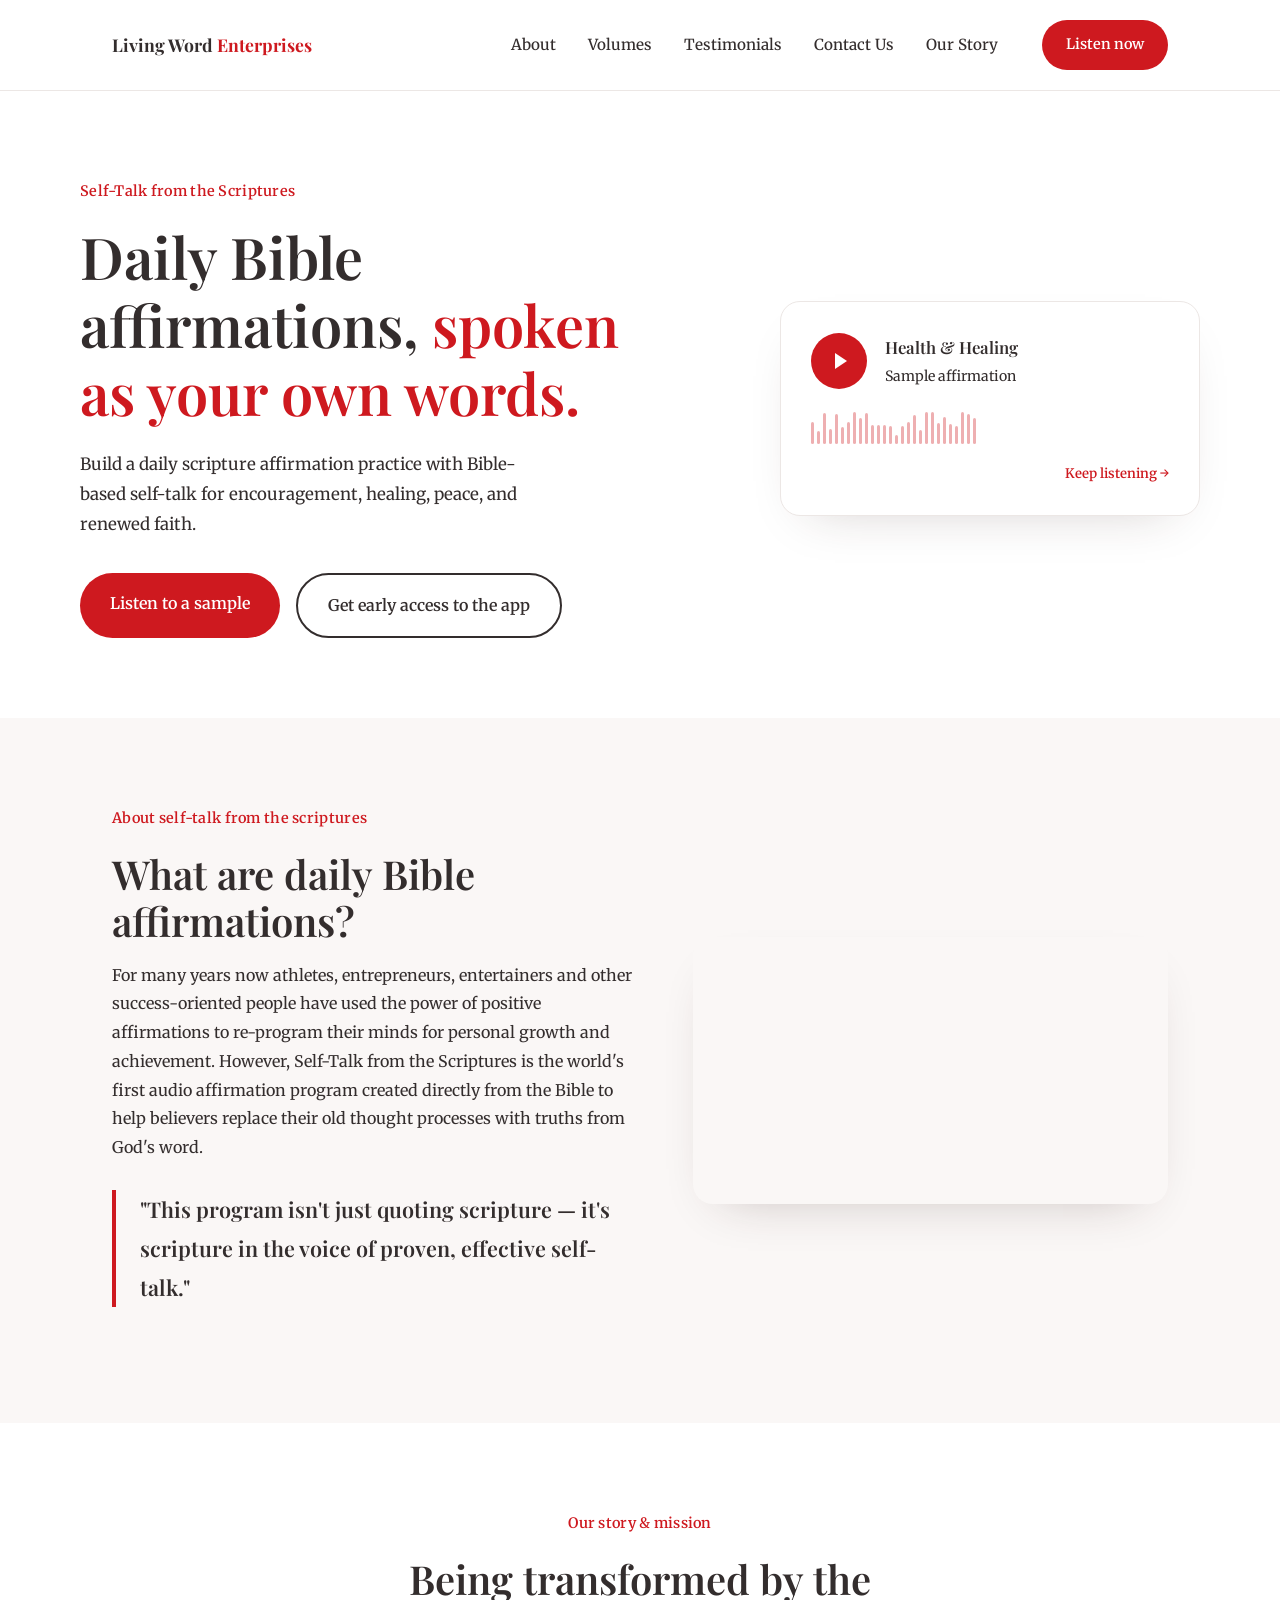
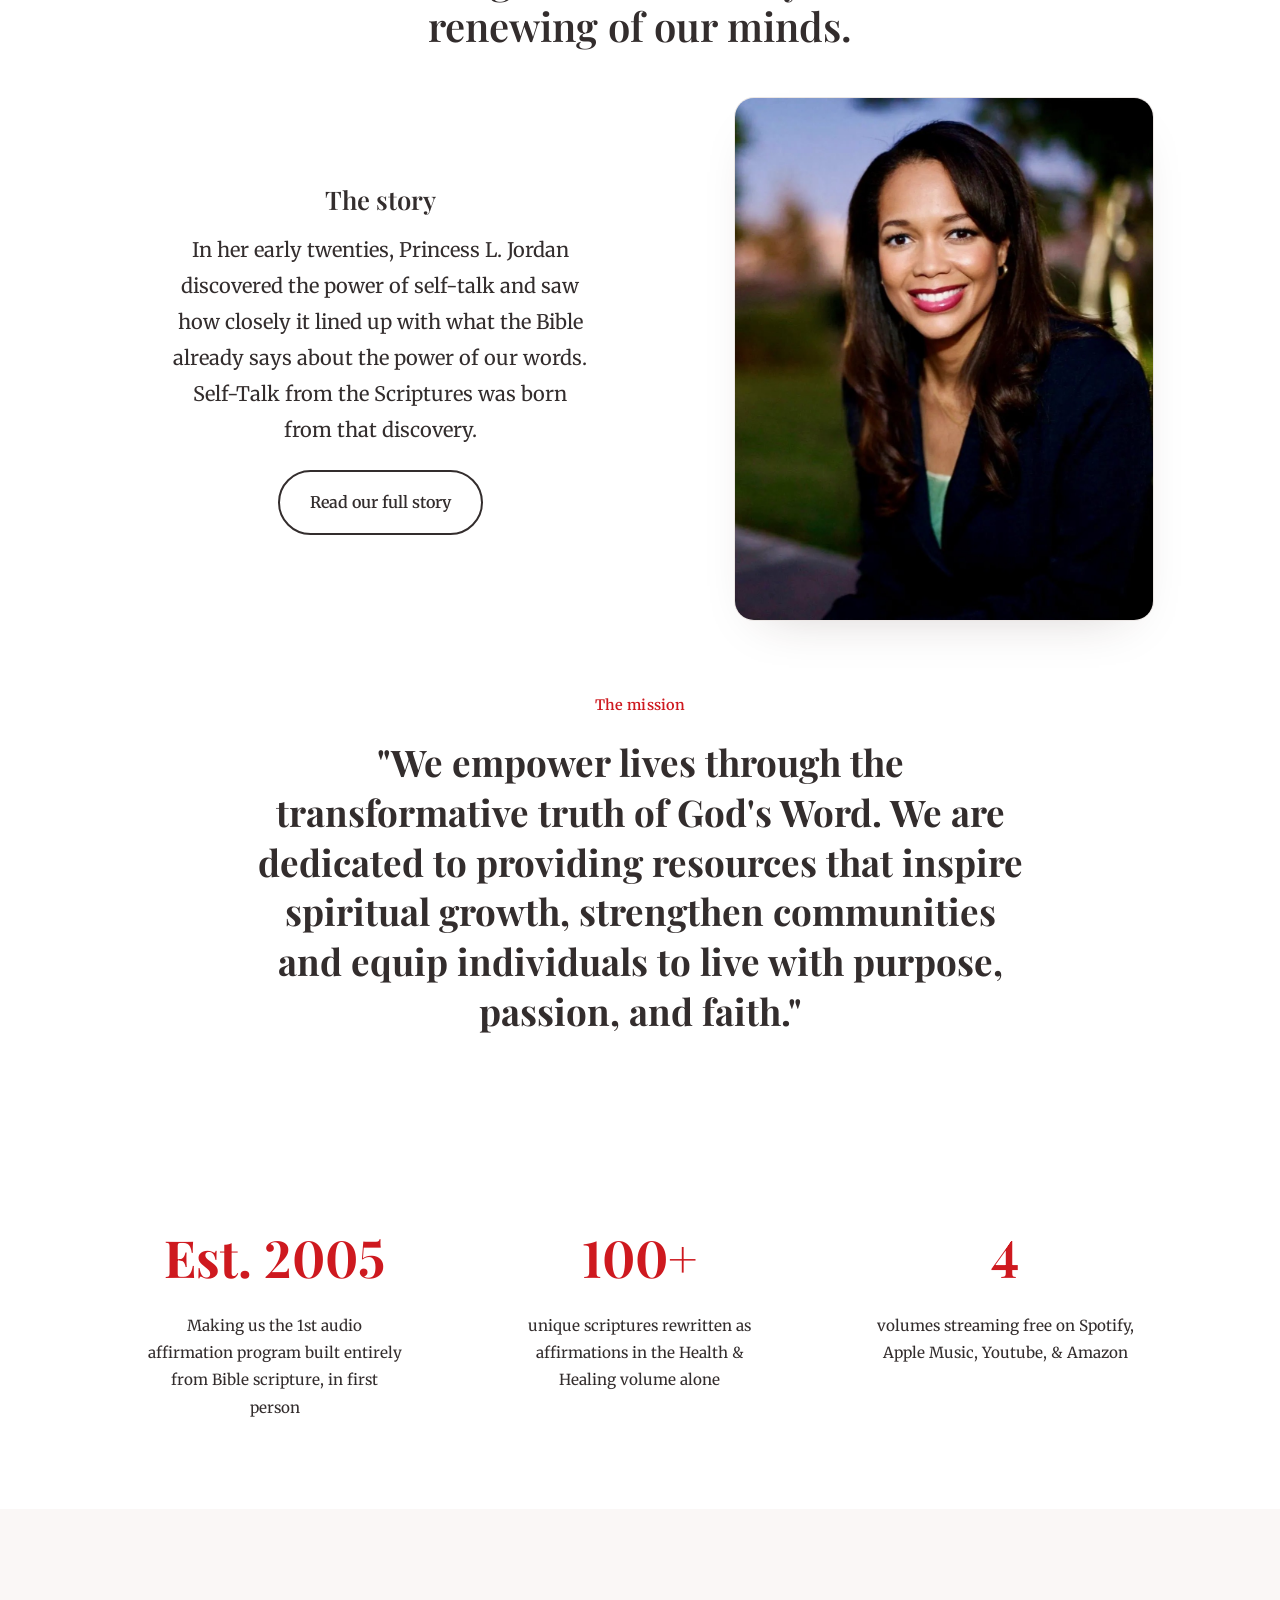
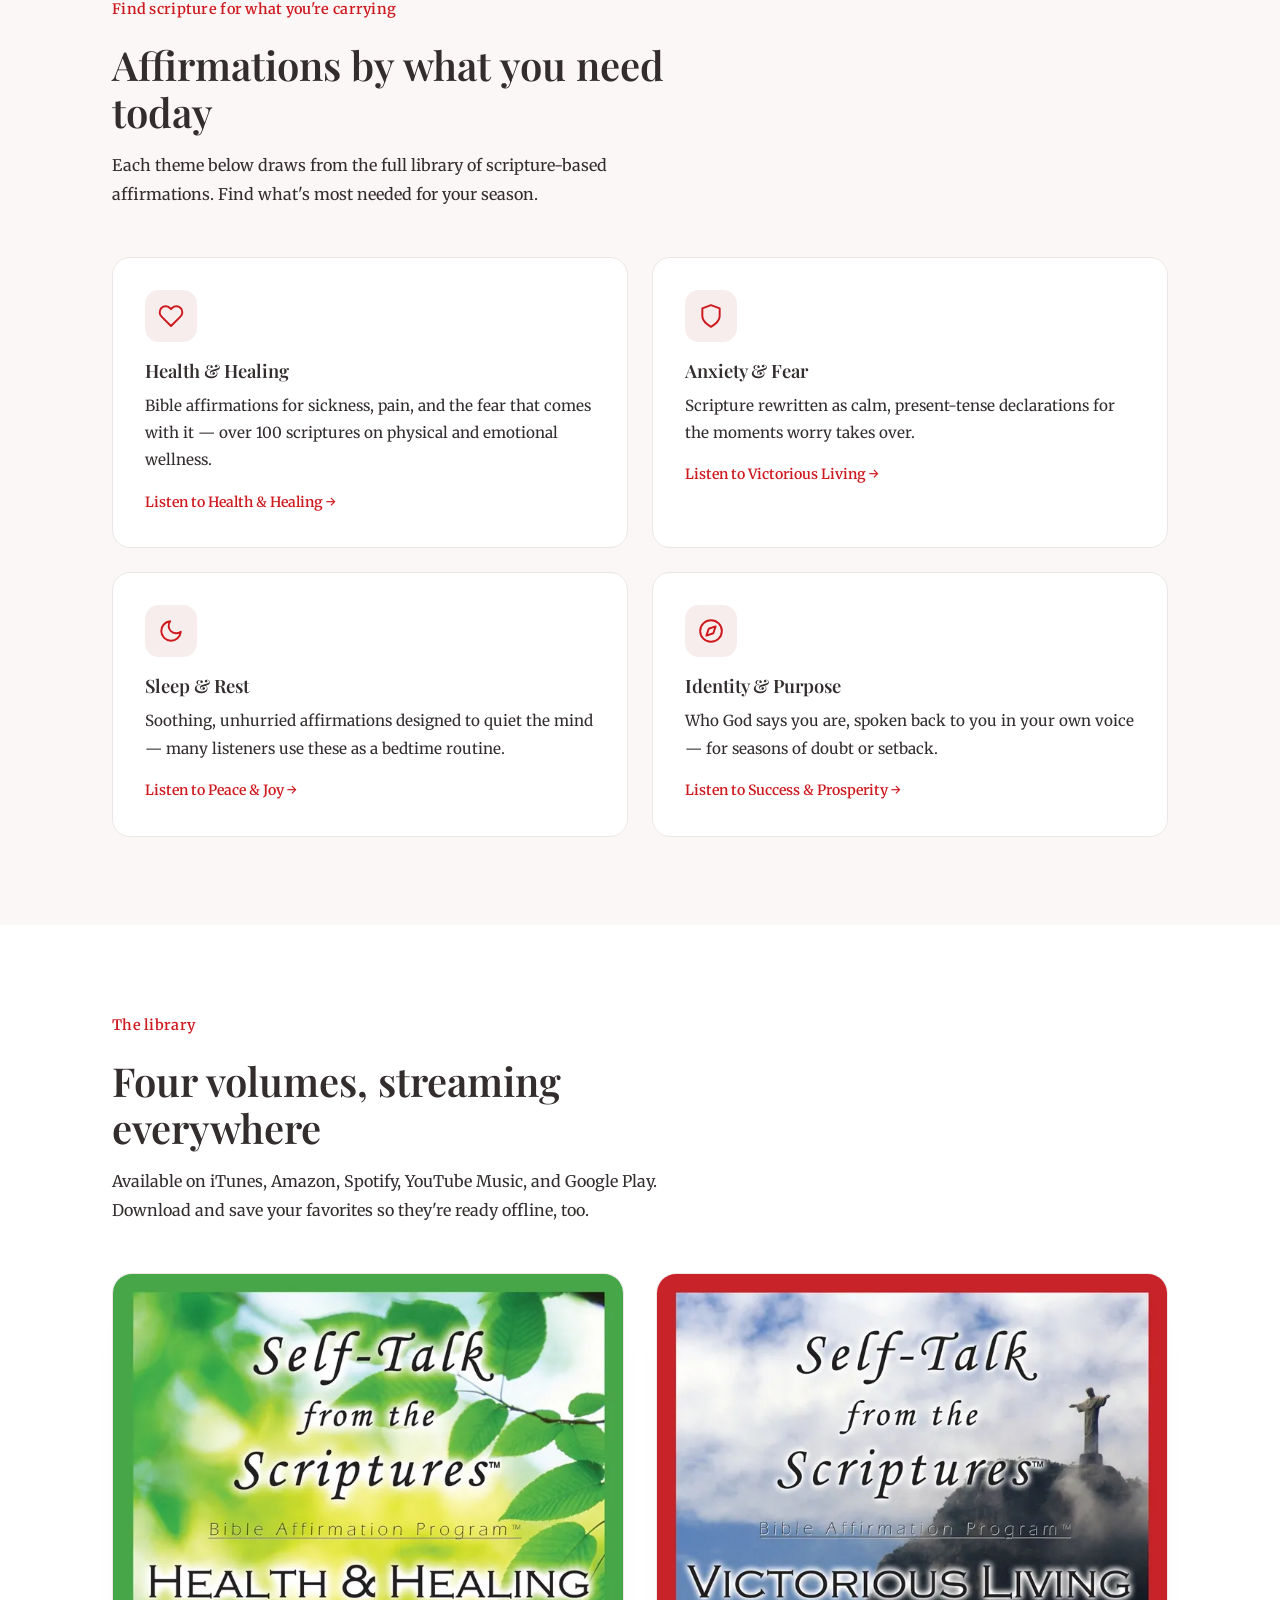
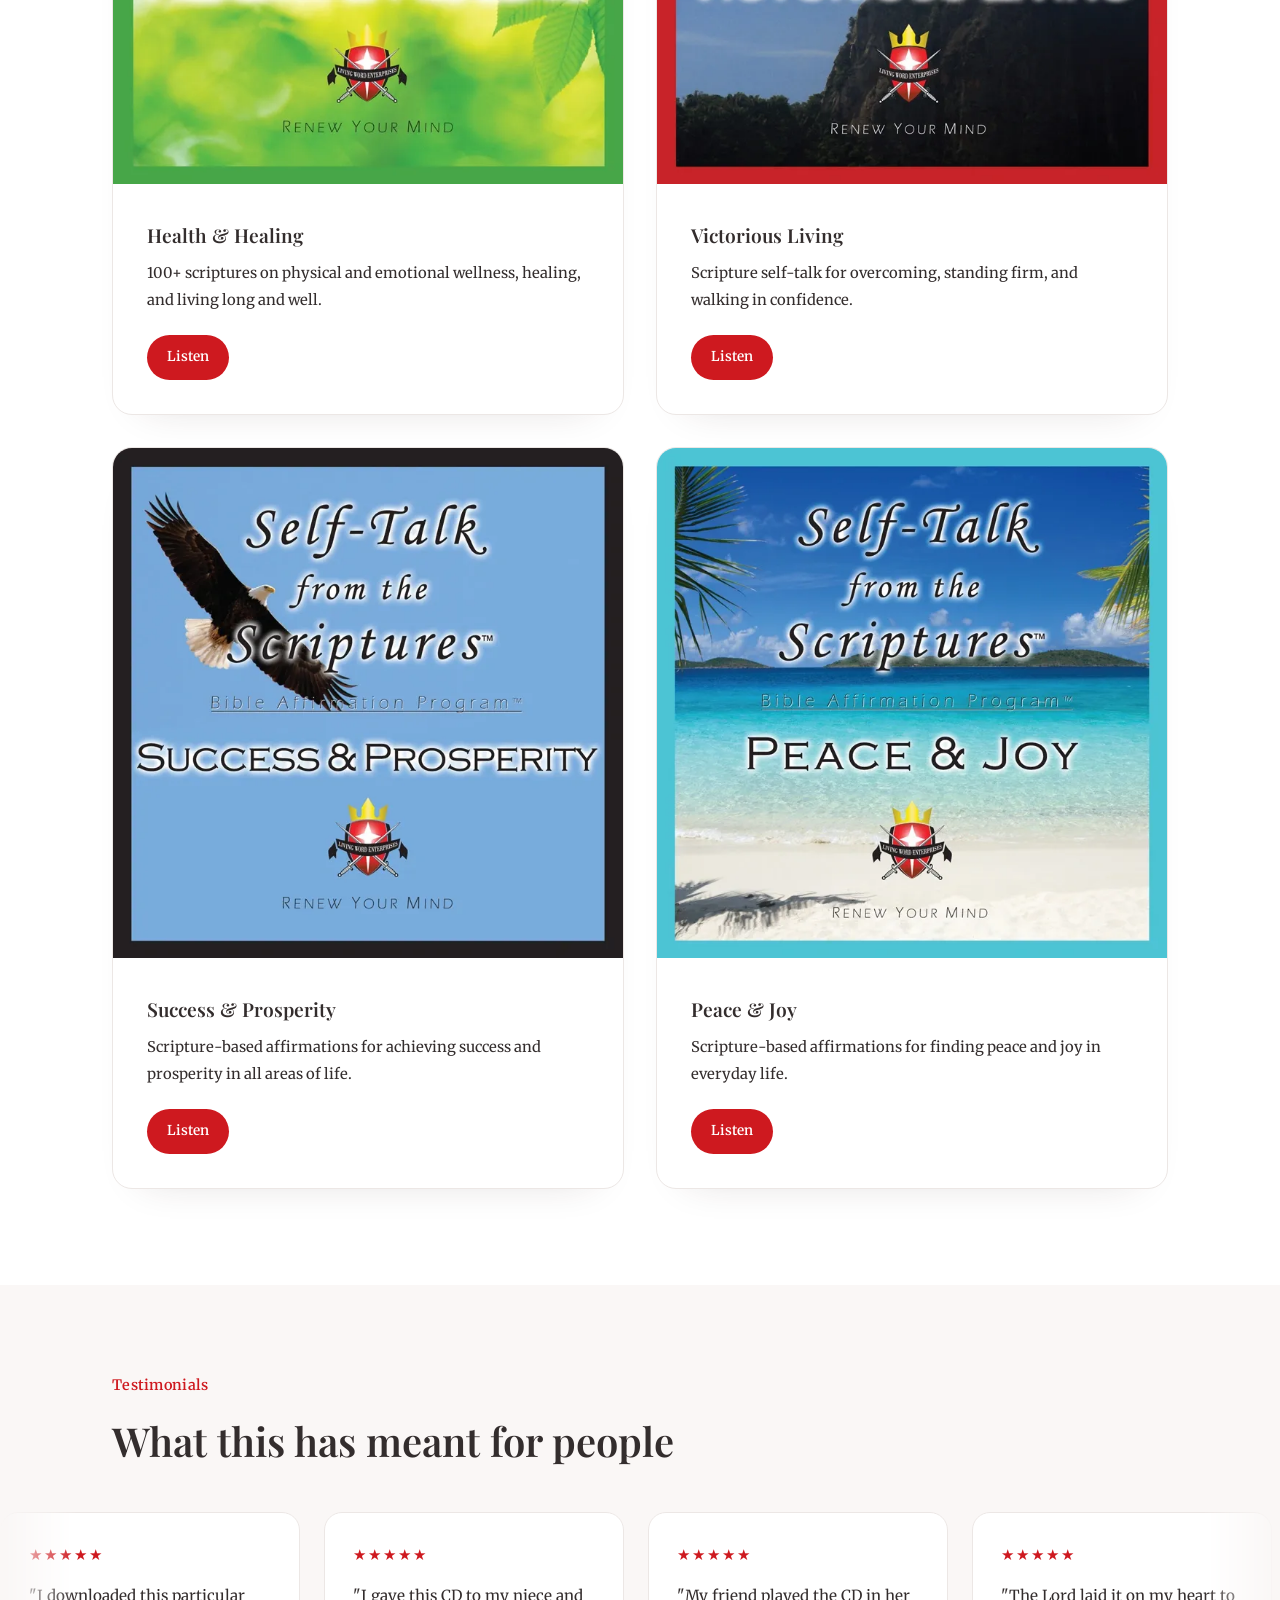
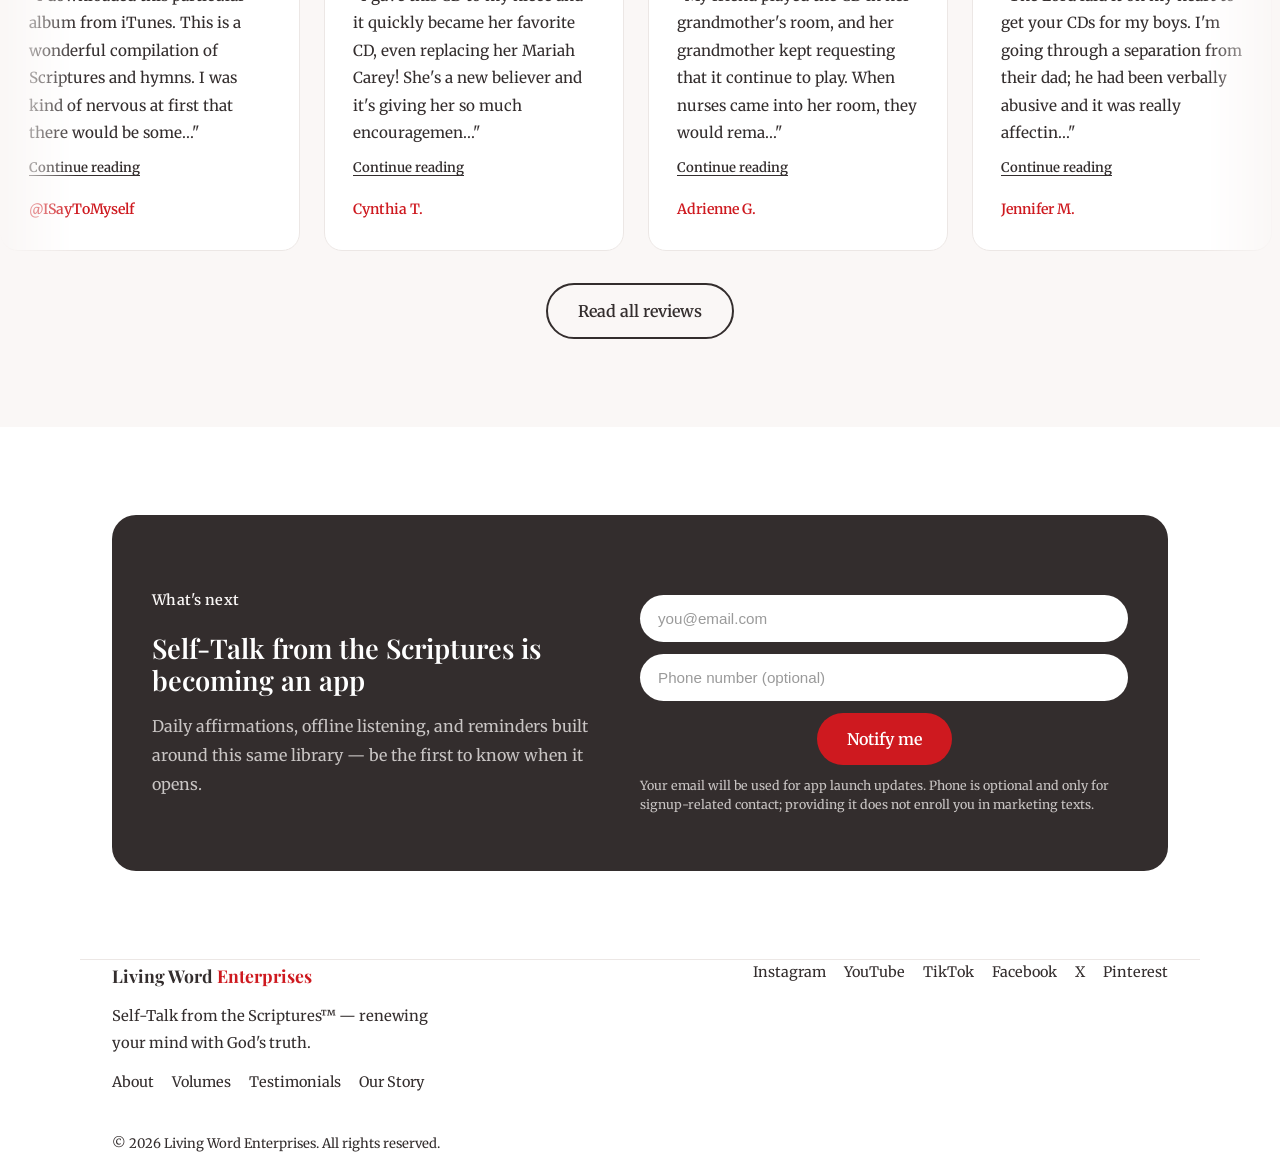
<file: index.html>
<!DOCTYPE html>
<html lang="en">
<head>
<meta charset="UTF-8">
<meta name="viewport" content="width=device-width, initial-scale=1, viewport-fit=cover">
<title>Daily Bible Affirmations &amp; Scripture Self-Talk | Living Word</title>
<meta name="description" content="Renew your mind with daily Bible affirmations and scripture-based self-talk. Listen to Christian affirmation audio for healing, peace, confidence, and rest.">
<link rel="canonical" href="https://berenewed.com/">
<meta property="og:title" content="Daily Bible Affirmations | Self-Talk from the Scriptures">
<meta property="og:description" content="Listen to daily Bible affirmations and scripture-based self-talk for healing, peace, confidence, and rest.">
<meta property="og:type" content="website">
<meta property="og:url" content="https://berenewed.com/">
<meta property="og:image" content="https://berenewed.com/img/health-and-healing-cd-cover.webp">
<meta name="twitter:card" content="summary_large_image">
<meta name="twitter:title" content="Daily Bible Affirmations | Self-Talk from the Scriptures">
<meta name="twitter:description" content="Listen to daily Bible affirmations and scripture-based self-talk for healing, peace, confidence, and rest.">
<meta name="twitter:image" content="https://berenewed.com/img/health-and-healing-cd-cover.webp">
<link rel="preconnect" href="https://fonts.googleapis.com">
<link rel="preconnect" href="https://fonts.gstatic.com" crossorigin>
<link href="https://fonts.googleapis.com/css2?family=Playfair+Display:wght@500;600;700&family=Merriweather:ital,wght@0,300;0,400;0,700;1,400&display=swap" rel="stylesheet">
<script type="application/ld+json">
{
  "@context": "https://schema.org",
  "@type": "Organization",
  "name": "Living Word Enterprises",
  "url": "https://berenewed.com/",
  "founder": { "@type": "Person", "name": "Princess L. Jordan", "jobTitle": "Creator, Self-Talk from the Scriptures" },
  "sameAs": [
    "https://www.facebook.com/216365550106",
    "https://www.instagram.com/LivingWordPrincess",
    "https://www.linkedin.com/in/LivingWordPrincess",
    "https://www.pinterest.com/LivingWordPrincess",
    "https://www.tiktok.com/@living.word.princess",
    "https://www.x.com/PrincessLJordan",
    "https://www.youtube.com/@livingwordcds"
  ]
}
</script>
<script type="application/ld+json">
{
  "@context": "https://schema.org",
  "@type": "CreativeWorkSeries",
  "name": "Self-Talk from the Scriptures",
  "creator": { "@type": "Person", "name": "Princess L. Jordan" },
  "description": "Daily Bible affirmations and scripture-based self-talk in first person, created to encourage spiritual renewal, healing, peace, and faith.",
  "genre": "Religious audio program",
  "inLanguage": "en",
  "hasPart": [
    { "@type": "AudioObject", "name": "Health & Healing", "description": "Over 100 unique scriptures on physical and emotional wellness spoken as first-person affirmations." },
    { "@type": "AudioObject", "name": "Victorious Living", "description": "Scripture self-talk for overcoming, standing firm, and walking in confidence." },
    { "@type": "AudioObject", "name": "Success & Prosperity", "description": "Scripture-based affirmations for success and prosperity in all areas of life." },
    { "@type": "AudioObject", "name": "Peace & Joy", "description": "Scripture-based affirmations for finding peace and joy in everyday life." }
  ]
}
</script>
<link rel="stylesheet" href="styles.css">
</head>
<body>

<!-- Site navigation -->
<header>
  <nav class="wrap">
    <a href="#top" class="brand"><span class="brand-main">Living Word</span><span class="brand-sub">Enterprises</span></a>
    <ul class="navlinks">
      <li><a href="#about">About</a></li>
      <li><a href="#volumes">Volumes</a></li>
      <li><a href="#testimonials">Testimonials</a></li>
      <li><a href="our-story.html#contact">Contact Us</a></li>
      <li><a href="our-story.html">Our Story</a></li>
    </ul>
    <div class="nav-right">
      <a href="#top" class="nav-cta">Listen now</a>
      <button class="hamburger" id="hamburger-btn" aria-label="Open menu" aria-expanded="false">
        <span></span><span></span><span></span>
      </button>
    </div>
  </nav>
  <div class="mobile-menu" id="mobile-menu">
    <a href="#about">About</a>
    <a href="#volumes">Volumes</a>
    <a href="#testimonials">Testimonials</a>
    <a href="our-story.html#contact">Contact Us</a>
    <a href="our-story.html">Our Story</a>
  </div>
</header>

<main id="top">

  <!-- Main introduction and sample player -->
  <section class="hero wrap">
    <div class="hero-grid">
      <div class="hero-copy">
        <p class="kicker">Self-Talk from the Scriptures</p>
        <h1>Daily Bible affirmations, <span class="accent">spoken as your own words.</span></h1>
        <p class="hero-sub">Build a daily scripture affirmation practice with Bible-based self-talk for encouragement, healing, peace, and renewed faith.</p>
        <div class="hero-ctas">
          <a href="#top" class="btn btn-primary sample-play-link">Listen to a sample</a>
          <a href="#waitlist" class="btn btn-ghost">Get early access to the app</a>
        </div>
      </div>
      <div class="hero-media" id="listen">
        <div class="player">
          <div class="player-top">
            <button class="play-btn" type="button" aria-label="Play sample"></button>
            <div class="player-title-copy">
              <div class="play-title">Health &amp; Healing</div>
              <div class="play-sub">Sample affirmation</div>
            </div>
          </div>
          <div class="bars" aria-hidden="true"></div>
          <audio id="sample-audio" preload="auto">
            <source src="audio/BeRenewedSample.m4a" type="audio/mp4">
          </audio>
          <a href="#volumes" class="sample-continue">Keep listening <span aria-hidden="true">→</span></a>
        </div>
      </div>
    </div>
  </section>

  <section class="paper" id="about">
    <div class="wrap explainer">
      <div>
        <p class="kicker">About self-talk from the scriptures</p>
        <h2>What are daily Bible affirmations?</h2>
        <p class="lede">For many years now athletes, entrepreneurs, entertainers and other success-oriented people have used the power of positive affirmations to re-program their minds for personal growth and achievement.  However, Self-Talk from the Scriptures is the world's first audio affirmation program created directly from the Bible to help believers replace their old thought processes with truths from God's word. </p>
        <p class="pull">"This program isn't just quoting scripture — it's scripture in the voice of proven, effective self-talk."</p>
      </div>
      <div class="video-frame">
        <iframe src="https://youtube.com/embed/uJ6QiWhbI4Y?start=8" title="Health & Healing — Self-Talk from the Scriptures" loading="lazy" allowfullscreen></iframe>
      </div>
    </div>
  </section>

  <section>
    <div class="wrap">
      <div class="section-head center">
        <p class="kicker">Our story &amp; mission</p>
        <h2>Being transformed by the renewing of our minds.</h2>
      </div>
      <div class="story-grid">
        <div class="story-text">
          <h3>The story</h3>
          <p>In her early twenties, Princess L. Jordan discovered the power of self-talk and saw how closely it lined up with what the Bible already says about the power of our words. Self-Talk from the Scriptures was born from that discovery.</p>
          <a href="our-story.html" class="btn btn-ghost story-link">Read our full story</a>
        </div>
        <div class="founder-photo">
          <img src="img/founder-photo.jpeg" alt="Princess L. Jordan, founder of Living Word Enterprises" />
        </div>
      </div>
      <div class="mission-block">
        <p class="kicker">The mission</p>
        <p class="mission-quote">"We empower lives through the transformative truth of God's Word.  We are dedicated to providing resources that inspire spiritual growth, strengthen communities and equip individuals to live with purpose, passion, and faith."</p>
      </div>
    </div>
  </section>

  <section>
    <div class="wrap">
      <div class="stat-row">
        <div>
          <div class="stat-num">Est. 2005</div>
          <p class="stat-label">Making us the 1st audio affirmation program built entirely from Bible scripture, in first person</p>
        </div>
        <div>
          <div class="stat-num">100+</div>
          <p class="stat-label">unique scriptures rewritten as affirmations in the Health &amp; Healing volume alone</p>
        </div>
        <div>
          <div class="stat-num">4</div>
          <p class="stat-label">volumes streaming free on  Spotify, Apple Music, Youtube, &amp; Amazon</p>
        </div>
      </div>
    </div>
  </section>

  <section class="paper">
    <div class="wrap">
      <div class="section-head">
        <p class="kicker">Find scripture for what you're carrying</p>
        <h2>Affirmations by what you need today</h2>
        <p class="lede">Each theme below draws from the full library of scripture-based affirmations. Find what's most needed for your season.</p>
      </div>
      <div class="cat-grid">
        <div class="cat">
          <div class="cat-icon"><svg viewBox="0 0 24 24" aria-hidden="true"><path d="M20.84 4.61a5.5 5.5 0 0 0-7.78 0L12 5.67l-1.06-1.06a5.5 5.5 0 0 0-7.78 7.78l1.06 1.06L12 21.23l7.78-7.78 1.06-1.06a5.5 5.5 0 0 0 0-7.78z"/></svg></div>
          <h3>Health &amp; Healing</h3>
          <p>Bible affirmations for sickness, pain, and the fear that comes with it — over 100 scriptures on physical and emotional wellness.</p>
          <a class="tag" href="#volumes">Listen to Health &amp; Healing →</a>
        </div>
        <div class="cat">
          <div class="cat-icon"><svg viewBox="0 0 24 24" aria-hidden="true"><path d="M12 22s8-4 8-10V5l-8-3-8 3v7c0 6 8 10 8 10z"/></svg></div>
          <h3>Anxiety &amp; Fear</h3>
          <p>Scripture rewritten as calm, present-tense declarations for the moments worry takes over.</p>
          <a class="tag" href="#volumes">Listen to Victorious Living →</a>
        </div>
        <div class="cat">
          <div class="cat-icon"><svg viewBox="0 0 24 24" aria-hidden="true"><path d="M21 12.79A9 9 0 1 1 11.21 3 7 7 0 0 0 21 12.79z"/></svg></div>
          <h3>Sleep &amp; Rest</h3>
          <p>Soothing, unhurried affirmations designed to quiet the mind — many listeners use these as a bedtime routine.</p>
          <a class="tag" href="#volumes">Listen to Peace & Joy →</a>
        </div>
        <div class="cat">
          <div class="cat-icon"><svg viewBox="0 0 24 24" aria-hidden="true"><circle cx="12" cy="12" r="10"/><polygon points="16.24 7.76 14.12 14.12 7.76 16.24 9.88 9.88 16.24 7.76"/></svg></div>
          <h3>Identity &amp; Purpose</h3>
          <p>Who God says you are, spoken back to you in your own voice — for seasons of doubt or setback.</p>
          <a class="tag" href="#volumes">Listen to Success & Prosperity →</a>
        </div>
      </div>
    </div>
  </section>

  <section id="volumes">
    <div class="wrap">
      <div class="section-head">
        <p class="kicker">The library</p>
        <h2>Four volumes, streaming everywhere</h2>
        <p class="lede">Available on iTunes, Amazon, Spotify, YouTube Music, and Google Play. Download and save your favorites so they're ready offline, too.</p>
      </div>
      <div class="vol-grid">
        <div class="vol-card">
          <div class="vol-img"><img src="img/health-and-healing-cd-cover.webp" alt="Health &amp; Healing album cover" loading="lazy" decoding="async"></div>
          <div class="vol-body">
            <div class="vol-name">Health &amp; Healing</div>
            <p class="vol-desc">100+ scriptures on physical and emotional wellness, healing, and living long and well.</p>
            <div class="vol-actions">
              <a class="vol-link" href="https://lwe-healthandhealing.hearnow.com/">Listen</a>
              <!-- <button class="vol-scripture-btn" data-modal="modal-1">Scripture References</button> -->
            </div>
          </div>
        </div>
        <div class="vol-card">
          <div class="vol-img"><img src="img/victorious-living-cd-cover.webp" alt="Victorious Living album cover" loading="lazy" decoding="async"></div>
          <div class="vol-body">
            <div class="vol-name">Victorious Living</div>
            <p class="vol-desc">Scripture self-talk for overcoming, standing firm, and walking in confidence.</p>
            <div class="vol-actions">
              <a class="vol-link" href="https://lwe-victoriousliving.hearnow.com/self-talk-from-the-scriptures-victorious-living">Listen</a>
              <!-- <button class="vol-scripture-btn" data-modal="modal-2">Scripture References</button> -->
            </div>
          </div>
        </div>
        <div class="vol-card">
          <div class="vol-img"><img src="img/strength-and-prosperity-cd-cover.webp" alt="Success &amp; Prosperity album cover" loading="lazy" decoding="async"></div>
          <div class="vol-body">
            <div class="vol-name">Success & Prosperity</div>
            <p class="vol-desc">Scripture-based affirmations for achieving success and prosperity in all areas of life.</p>
            <div class="vol-actions">
              <a class="vol-link" href="https://lwe-successandprosperity.hearnow.com/">Listen</a>
              <!-- <button class="vol-scripture-btn" data-modal="modal-3">Scripture References</button> -->
            </div>
          </div>
        </div>
        <div class="vol-card">
          <div class="vol-img"><img src="img/peace-and-joy-cd-cover.webp" alt="Peace &amp; Joy album cover" loading="lazy" decoding="async"></div>
          <div class="vol-body">
            <div class="vol-name">Peace & Joy</div>
            <p class="vol-desc">Scripture-based affirmations for finding peace and joy in everyday life.</p>
            <div class="vol-actions">
              <a class="vol-link" href="https://lwe-peaceandjoy.hearnow.com/">Listen</a>
              <!-- <button class="vol-scripture-btn" data-modal="modal-4">Scripture References</button> -->
            </div>
          </div>
        </div>
      </div>
      <!-- <div class="view-all-wrap"><a href="#volumes" class="btn btn-ghost">View all volumes</a></div> -->
    </div>
  </section>

  <section class="paper" id="testimonials">
    <div class="wrap">
      <div class="section-head">
        <p class="kicker">Testimonials</p>
        <h2>What this has meant for people</h2>
      </div>
    </div>
    <div class="testi-marquee">
      <div class="testi-track" id="testi-track"></div>
    </div>
    <div class="wrap reviews-action">
      <button class="btn btn-ghost" id="open-reviews" type="button">Read all reviews</button>
    </div>
    <dialog class="scripture-modal review-dialog" id="reviews-dialog" aria-labelledby="reviews-title">
      <div class="modal-inner">
        <div class="modal-head">
          <h3 id="reviews-title">Listener Reviews</h3>
          <button class="modal-close" type="button" aria-label="Close reviews">&#10005;</button>
        </div>
        <div class="review-list" id="review-list"></div>
      </div>
    </dialog>
  </section>

  <section id="waitlist">
    <div class="wrap">
      <div class="waitlist">
        <div class="waitlist-copy">
          <p class="kicker waitlist-kicker">What's next</p>
          <h2>Self-Talk from the Scriptures is becoming an app</h2>
          <p class="lede">Daily affirmations, offline listening, and reminders built around this same library — be the first to know when it opens.</p>
        </div>
        <div class="waitlist-form-wrap">
          <form id="waitlist-form">
            <input type="email" name="email" placeholder="you@email.com" required aria-label="Email address" autocomplete="email">
            <input type="tel" name="phone" placeholder="Phone number (optional)" aria-label="Phone number (optional)" autocomplete="tel">
            <div class="honeypot" aria-hidden="true">
              <label for="signup-website">Leave this field blank</label>
              <input id="signup-website" type="text" name="website" tabindex="-1" autocomplete="off">
            </div>
            <button type="submit" class="btn btn-primary">Notify me</button>
          </form>
          <p class="waitlist-confirm" id="waitlist-confirm" aria-live="polite"></p>
          <p class="waitlist-privacy">Your email will be used for app launch updates. Phone is optional and only for signup-related contact; providing it does not enroll you in marketing texts.</p>
        </div>
      </div>
    </div>
  </section>

</main>

<!-- Scripture reference dialogs, opened from each volume card -->
<dialog class="scripture-modal" id="modal-1">
  <div class="modal-inner">
    <div class="modal-head"><h3>Scripture References — Health &amp; Healing</h3><button class="modal-close" type="button">✕</button></div>
    <details open><summary>Healing &amp; Health</summary><p class="modal-note">References coming soon.</p></details>
    <details><summary>Peace &amp; Comfort</summary><p class="modal-note">References coming soon.</p></details>
    <details><summary>Strength &amp; Identity</summary><p class="modal-note">References coming soon.</p></details>
    <details><summary>Faith &amp; Hope</summary><p class="modal-note">References coming soon.</p></details>
  </div>
</dialog>
<dialog class="scripture-modal" id="modal-2">
  <div class="modal-inner">
    <div class="modal-head"><h3>Scripture References — Victorious Living</h3><button class="modal-close" type="button">✕</button></div>
    <details open><summary>Healing &amp; Health</summary><p class="modal-note">References coming soon.</p></details>
    <details><summary>Peace &amp; Comfort</summary><p class="modal-note">References coming soon.</p></details>
    <details><summary>Strength &amp; Identity</summary><p class="modal-note">References coming soon.</p></details>
    <details><summary>Faith &amp; Hope</summary><p class="modal-note">References coming soon.</p></details>
  </div>
</dialog>
<dialog class="scripture-modal" id="modal-3">
  <div class="modal-inner">
    <div class="modal-head"><h3>Scripture References — Volume III</h3><button class="modal-close" type="button">✕</button></div>
    <details open><summary>Healing &amp; Health</summary><p class="modal-note">References coming soon.</p></details>
    <details><summary>Peace &amp; Comfort</summary><p class="modal-note">References coming soon.</p></details>
    <details><summary>Strength &amp; Identity</summary><p class="modal-note">References coming soon.</p></details>
    <details><summary>Faith &amp; Hope</summary><p class="modal-note">References coming soon.</p></details>
  </div>
</dialog>
<dialog class="scripture-modal" id="modal-4">
  <div class="modal-inner">
    <div class="modal-head"><h3>Scripture References — Volume IV</h3><button class="modal-close" type="button">✕</button></div>
    <details open><summary>Healing &amp; Health</summary><p class="modal-note">References coming soon.</p></details>
    <details><summary>Peace &amp; Comfort</summary><p class="modal-note">References coming soon.</p></details>
    <details><summary>Strength &amp; Identity</summary><p class="modal-note">References coming soon.</p></details>
    <details><summary>Faith &amp; Hope</summary><p class="modal-note">References coming soon.</p></details>
  </div>
</dialog>

<footer class="wrap">
  <div class="foot-grid">
    <div class="foot-brand">
      <div class="brand footer-brand"><span class="brand-main">Living Word</span><span class="brand-sub">Enterprises</span></div>
      <div class="foot-note">Self-Talk from the Scriptures™ — renewing your mind with God's truth.</div>
      <div class="foot-links">
        <a href="#about">About</a>
        <a href="#volumes">Volumes</a>
        <a href="#testimonials">Testimonials</a>
        <a href="our-story.html">Our Story</a>
      </div>
    </div>
    <div class="foot-social">
      <a href="https://www.instagram.com/LivingWordPrincess">Instagram</a>
      <a href="https://www.youtube.com/@livingwordcds">YouTube</a>
      <a href="https://www.tiktok.com/@living.word.princess">TikTok</a>
      <a href="https://www.facebook.com/216365550106">Facebook</a>
      <a href="https://www.x.com/PrincessLJordan">X</a>
      <a href="https://www.pinterest.com/LivingWordPrincess">Pinterest</a>
    </div>
  </div>
  <p class="foot-copy">© <span class="current-year"></span> Living Word Enterprises. All rights reserved.</p>
</footer>

<script src="script.js" defer></script>

</body>
</html>
</file>
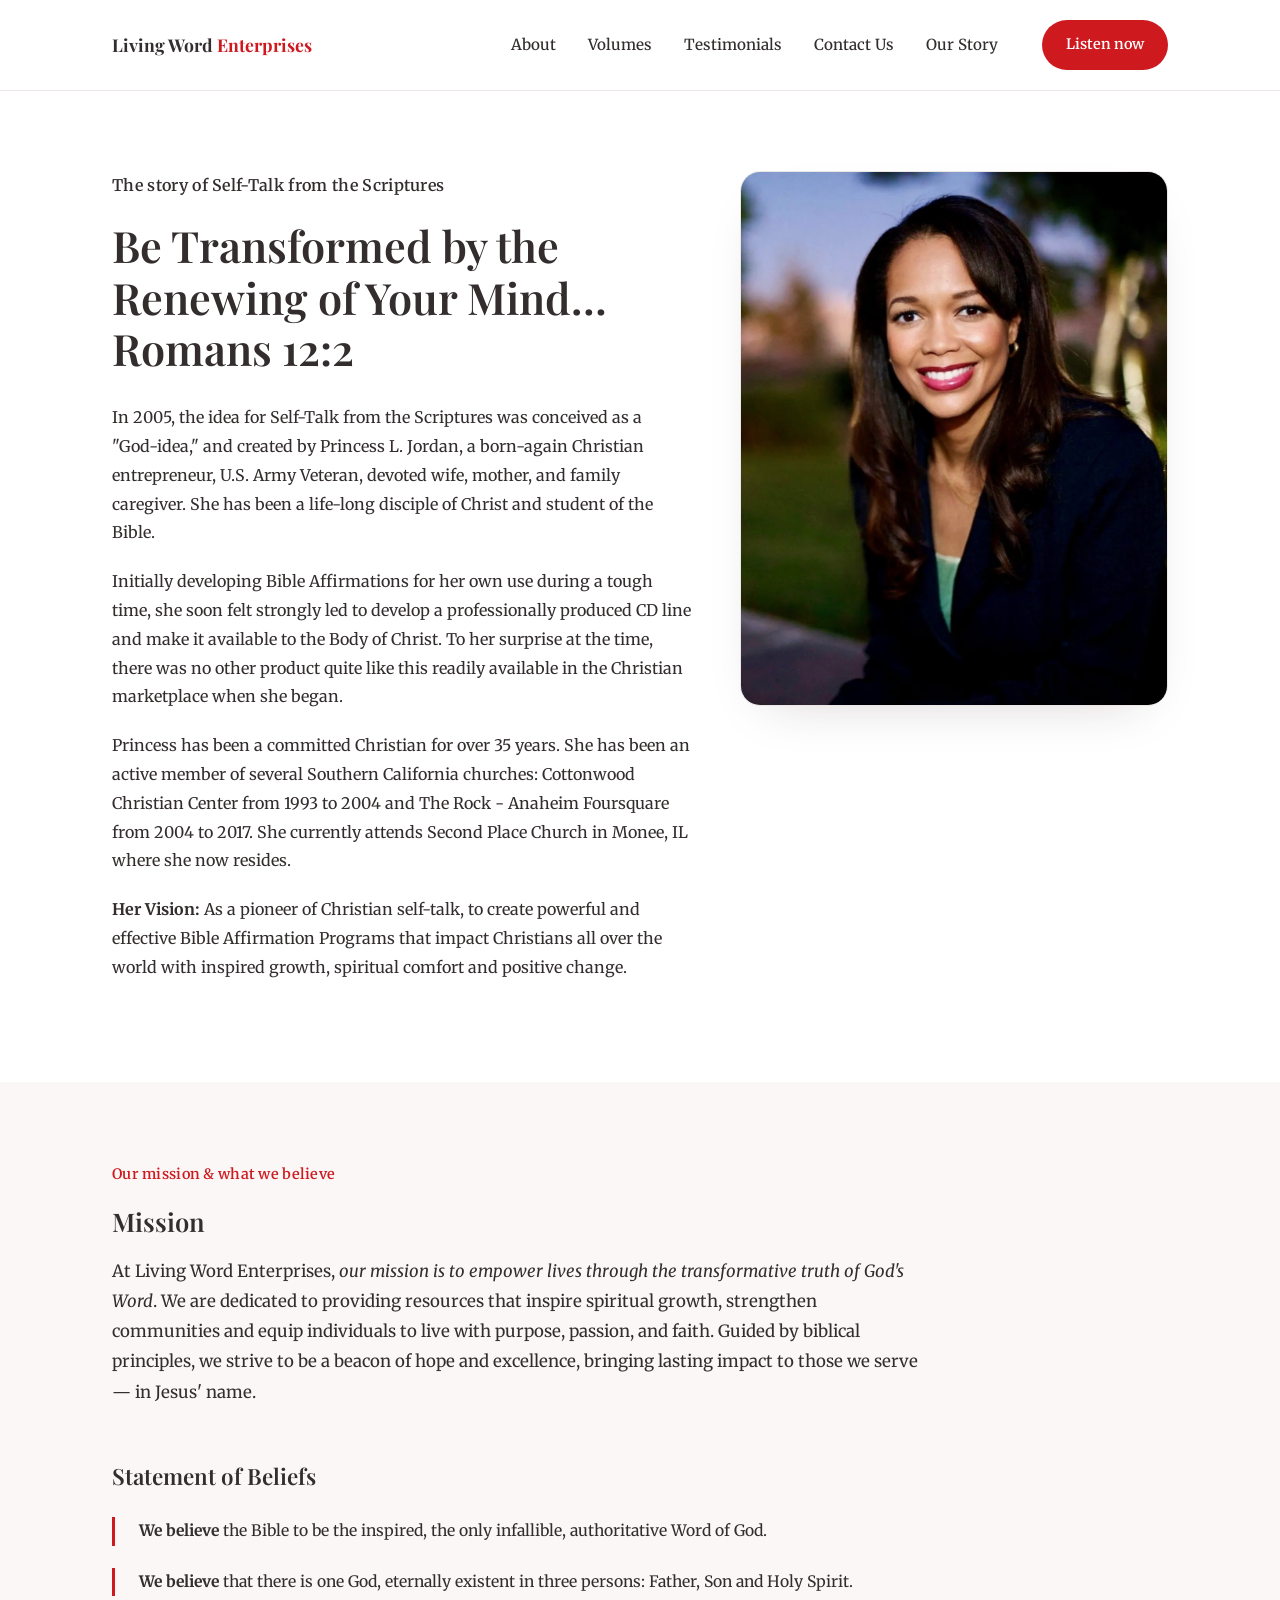
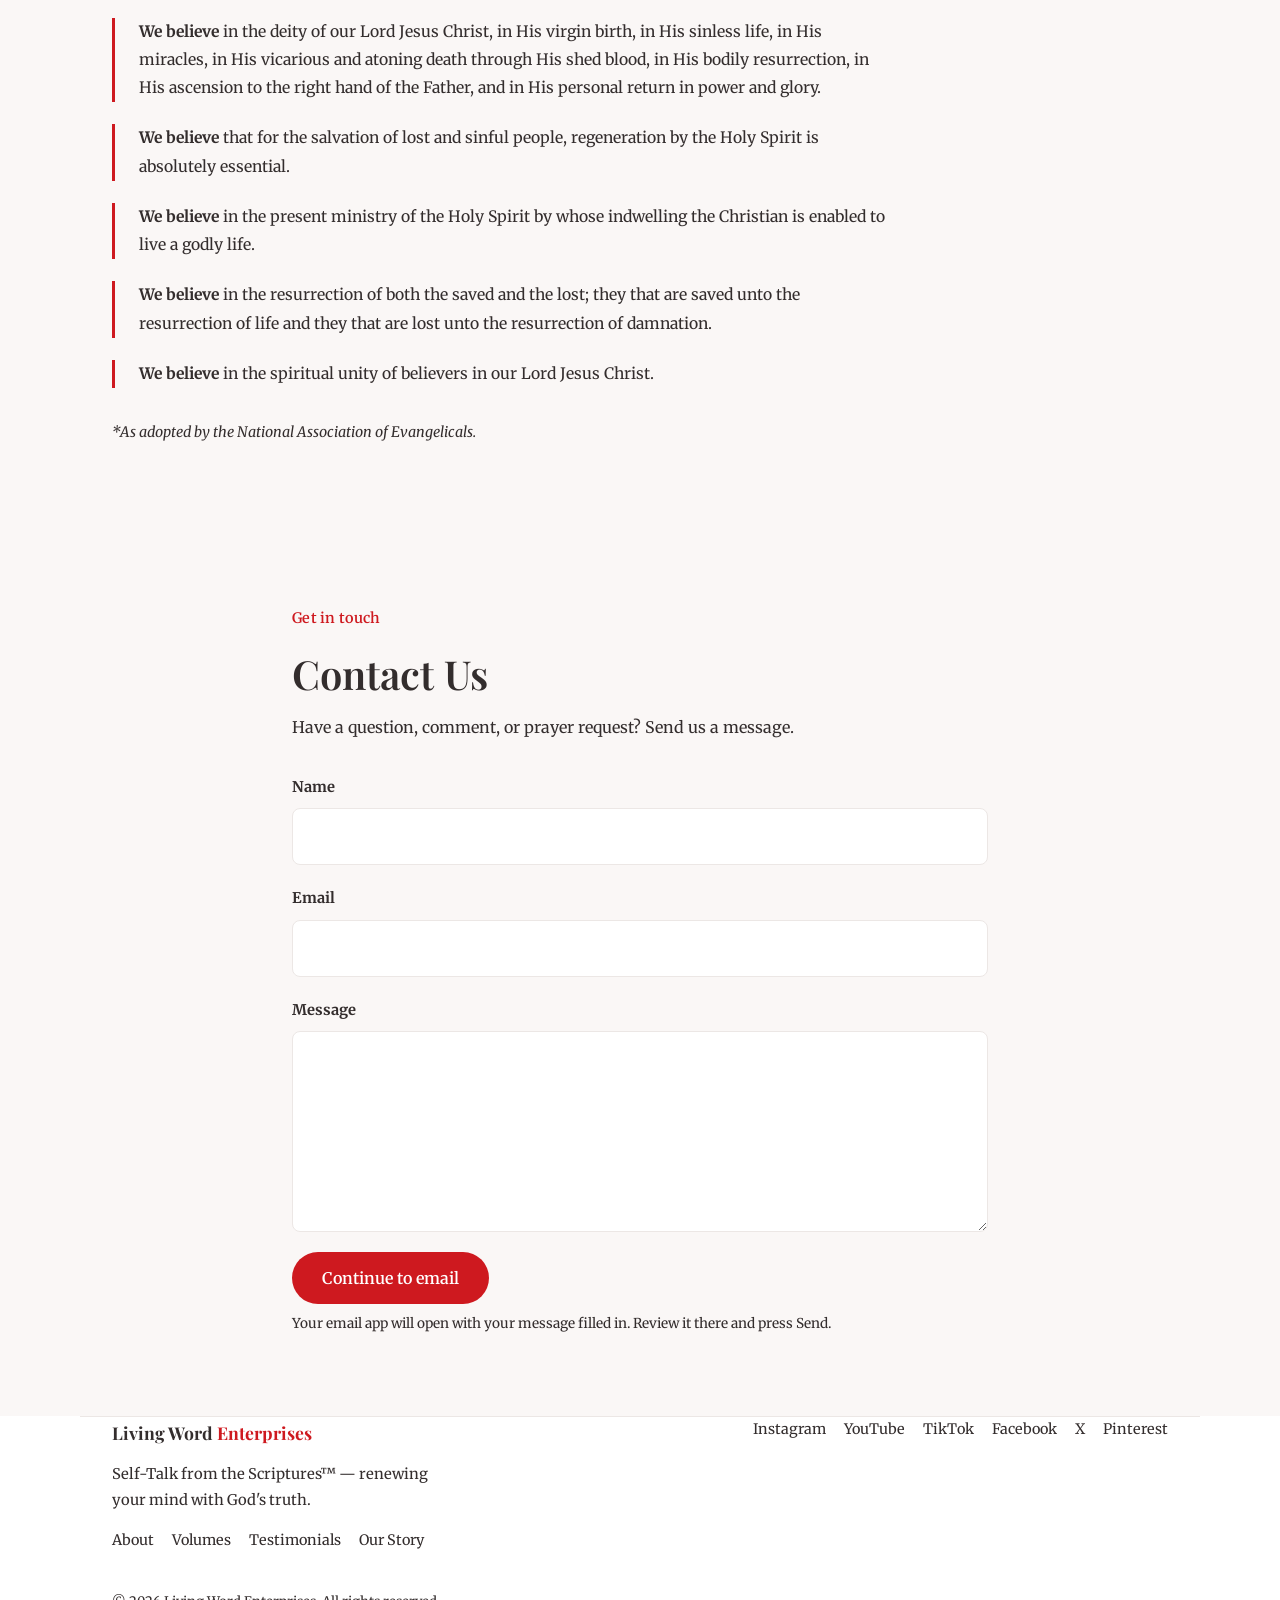
<file: our-story.html>
<!DOCTYPE html>
<html lang="en">
<head>
<meta charset="UTF-8">
<meta name="viewport" content="width=device-width, initial-scale=1, viewport-fit=cover">
<title>Our Story | Daily Bible Affirmations | Living Word Enterprises</title>
<meta name="description" content="Meet Princess L. Jordan, creator of Self-Talk from the Scriptures, a program of daily Bible affirmations and scripture-based self-talk.">
<link rel="canonical" href="https://berenewed.com/our-story.html">
<meta property="og:title" content="Our Story | Living Word Enterprises">
<meta property="og:description" content="Learn how Princess L. Jordan created Self-Talk from the Scriptures and its daily Bible affirmation programs.">
<meta property="og:type" content="website">
<meta property="og:url" content="https://berenewed.com/our-story.html">
<meta name="twitter:card" content="summary_large_image">
<meta name="twitter:title" content="Our Story | Living Word Enterprises">
<meta name="twitter:description" content="Learn how Princess L. Jordan created Self-Talk from the Scriptures and its daily Bible affirmation programs.">
<meta name="twitter:image" content="https://berenewed.com/img/health-and-healing-cd-cover.webp">
<link rel="preconnect" href="https://fonts.googleapis.com">
<link rel="preconnect" href="https://fonts.gstatic.com" crossorigin>
<link href="https://fonts.googleapis.com/css2?family=Playfair+Display:wght@500;600;700&family=Merriweather:ital,wght@0,300;0,400;0,700;1,400&display=swap" rel="stylesheet">
<script type="application/ld+json">
{
  "@context": "https://schema.org",
  "@type": "AboutPage",
  "about": { "@type": "Person", "name": "Princess L. Jordan", "jobTitle": "Founder, Living Word Enterprises" }
}
</script>
<link rel="stylesheet" href="styles.css">
</head>
<body class="about-page">

<!-- Shared site navigation; page links point to the home sections or this story. -->
<header>
  <nav class="wrap">
    <a href="index.html#top" class="brand"><span class="brand-main">Living Word</span><span class="brand-sub">Enterprises</span></a>
    <ul class="navlinks">
      <li><a href="index.html#about">About</a></li>
      <li><a href="index.html#volumes">Volumes</a></li>
      <li><a href="index.html#testimonials">Testimonials</a></li>
      <li><a href="#contact">Contact Us</a></li>
      <li><a href="#top">Our Story</a></li>
    </ul>
    <div class="nav-right">
      <a href="index.html?playSample=1#top" class="nav-cta">Listen now</a>
      <button class="hamburger" id="hamburger-btn" aria-label="Open menu" aria-expanded="false">
        <span></span><span></span><span></span>
      </button>
    </div>
  </nav>
  <div class="mobile-menu" id="mobile-menu">
    <a href="index.html#about">About</a>
    <a href="index.html#volumes">Volumes</a>
    <a href="index.html#testimonials">Testimonials</a>
    <a href="#contact">Contact Us</a>
    <a href="#top">Our Story</a>
  </div>
</header>

<main id="top">
  <!-- Founder story and vision -->
  <section id="story">
    <div class="wrap about-story-grid">
      <div>
        <p class="kicker">The story of Self-Talk from the Scriptures</p>
        <h1>Be Transformed by the Renewing of Your Mind… Romans 12:2</h1>
        <p>In 2005, the idea for Self-Talk from the Scriptures was conceived as a "God-idea," and created by Princess L. Jordan, a born-again Christian entrepreneur, U.S. Army Veteran, devoted wife, mother, and family caregiver. She has been a life-long disciple of Christ and student of the Bible.</p>
        <p>Initially developing Bible Affirmations for her own use during a tough time, she soon felt strongly led to develop a professionally produced CD line and make it available to the Body of Christ. To her surprise at the time, there was no other product quite like this readily available in the Christian marketplace when she began.</p>
        <p>Princess has been a committed Christian for over 35 years. She has been an active member of several Southern California churches: Cottonwood Christian Center from 1993 to 2004 and The Rock - Anaheim Foursquare from 2004 to 2017. She currently attends Second Place Church in Monee, IL where she now resides.</p>
        <p><strong>Her Vision:</strong> As a pioneer of Christian self-talk, to create powerful and effective Bible Affirmation Programs that impact Christians all over the world with inspired growth, spiritual comfort and positive change.</p>
      </div>
      <div class="about-founder-photo">
        <img src="img/founder-photo.jpeg" alt="Princess L. Jordan, founder of Living Word Enterprises" />
      </div>
    </div>
  </section>

  <section class="paper">
    <div class="wrap">
      <p class="kicker">Our mission &amp; what we believe</p>
      <h2 class="about-mission-heading">Mission</h2>
      <p class="about-mission-text">At Living Word Enterprises, <em>our mission is to empower lives through the transformative truth of God's Word</em>. We are dedicated to providing resources that inspire spiritual growth, strengthen communities and equip individuals to live with purpose, passion, and faith. Guided by biblical principles, we strive to be a beacon of hope and excellence, bringing lasting impact to those we serve — in Jesus' name.</p>

      <h2 class="about-beliefs-head">Statement of Beliefs</h2>
      <div class="about-belief-list">
        <p class="about-belief"><strong>We believe</strong> the Bible to be the inspired, the only infallible, authoritative Word of God.</p>
        <p class="about-belief"><strong>We believe</strong> that there is one God, eternally existent in three persons: Father, Son and Holy Spirit.</p>
        <p class="about-belief"><strong>We believe</strong> in the deity of our Lord Jesus Christ, in His virgin birth, in His sinless life, in His miracles, in His vicarious and atoning death through His shed blood, in His bodily resurrection, in His ascension to the right hand of the Father, and in His personal return in power and glory.</p>
        <p class="about-belief"><strong>We believe</strong> that for the salvation of lost and sinful people, regeneration by the Holy Spirit is absolutely essential.</p>
        <p class="about-belief"><strong>We believe</strong> in the present ministry of the Holy Spirit by whose indwelling the Christian is enabled to live a godly life.</p>
        <p class="about-belief"><strong>We believe</strong> in the resurrection of both the saved and the lost; they that are saved unto the resurrection of life and they that are lost unto the resurrection of damnation.</p>
        <p class="about-belief"><strong>We believe</strong> in the spiritual unity of believers in our Lord Jesus Christ.</p>
      </div>
      <p class="about-beliefs-note">*As adopted by the National Association of Evangelicals.</p>
    </div>
  </section>

  <section class="paper" id="contact">
    <div class="wrap contact-wrap">
      <p class="kicker">Get in touch</p>
      <h2>Contact Us</h2>
      <p class="lede">Have a question, comment, or prayer request? Send us a message.</p>
      <form class="contact-form" id="contact-form">
        <div class="contact-field">
          <label for="contact-name">Name</label>
          <input id="contact-name" name="name" type="text" autocomplete="name" required>
        </div>
        <div class="contact-field">
          <label for="contact-email">Email</label>
          <input id="contact-email" name="email" type="email" autocomplete="email" required>
        </div>
        <div class="contact-field">
          <label for="contact-message">Message</label>
          <textarea id="contact-message" name="message" rows="6" required></textarea>
        </div>
        <button class="btn btn-primary" type="submit">Continue to email</button>
        <p class="contact-note">Your email app will open with your message filled in. Review it there and press Send.</p>
      </form>
    </div>
  </section>
</main>

<!-- Shared site footer and social links -->
<footer class="wrap">
  <div class="foot-grid">
    <div class="foot-brand">
      <div class="brand footer-brand"><span class="brand-main">Living Word</span><span class="brand-sub">Enterprises</span></div>
      <div class="foot-note">Self-Talk from the Scriptures™ — renewing your mind with God's truth.</div>
      <div class="foot-links">
        <a href="index.html#about">About</a>
        <a href="index.html#volumes">Volumes</a>
        <a href="index.html#testimonials">Testimonials</a>
        <a href="#top">Our Story</a>
      </div>
    </div>
    <div class="foot-social">
      <a href="https://www.instagram.com/LivingWordPrincess">Instagram</a>
      <a href="https://www.youtube.com/@livingwordcds">YouTube</a>
      <a href="https://www.tiktok.com/@living.word.princess">TikTok</a>
      <a href="https://www.facebook.com/216365550106">Facebook</a>
      <a href="https://www.x.com/PrincessLJordan">X</a>
      <a href="https://www.pinterest.com/LivingWordPrincess">Pinterest</a>
    </div>
  </div>
  <p class="foot-copy">© <span class="current-year"></span> Living Word Enterprises. All rights reserved.</p>
</footer>

<script src="script.js" defer></script>
</body>
</html>
</file>
<file: styles.css>
/* Site styles. Sections are grouped from global foundations to page components. */
/* Colors, sizing defaults, and typography */
:root{
    --white:#ffffff; --paper:#faf7f6; --red:#ce191f; --red-deep:#7e2114; --black:#332D2D; --line:#ece7e5;
    box-sizing:border-box; padding-top:env(safe-area-inset-top,0px); padding-bottom:env(safe-area-inset-bottom,0px);
  }
  *{box-sizing:inherit;margin:0;padding:0;}
  html{scroll-padding-top:calc(env(safe-area-inset-top,0px) + 76px); scroll-behavior:smooth;}
  body{background:var(--white);color:var(--black);font-family:'Merriweather',Georgia,serif;line-height:1.8;-webkit-font-smoothing:antialiased;}
  h1,h2,h3,.display{ font-family:'Playfair Display',Georgia,serif; font-weight:600; line-height:1.18; color:var(--black); }
  a{color:inherit;} img{max-width:100%;display:block;}
  .wrap{max-width:1120px;margin:0 auto;padding:0 32px;}

  /* Header navigation and mobile menu */
  header{position:sticky;top:env(safe-area-inset-top,0px);z-index:30;background:rgba(255,255,255,0.94);backdrop-filter:blur(6px);border-bottom:1px solid var(--line);}
  nav.wrap{display:flex;align-items:center;justify-content:space-between;padding:20px 32px;gap:20px;}
  .brand{display:inline-flex;align-items:baseline;gap:0.25em;font-family:'Playfair Display',Georgia,serif;font-weight:700;font-size:1.1rem;color:var(--black);text-decoration:none;}
  .brand-main{color:var(--black);}
  .brand-sub{color:var(--red);}
  .navlinks{display:none;list-style:none;gap:32px;font-size:0.95rem;font-weight:500;margin-left:auto;margin-right:24px;}
  .navlinks a{text-decoration:none;color:var(--black);}
  .navlinks a:hover{color:var(--red);}
  @media(min-width:951px){.navlinks{display:flex;}}
  @media(max-width:950px){
    nav.wrap{padding:14px 16px;gap:10px;}
    nav .brand{flex-direction:column;align-items:flex-start;gap:1px;line-height:1.05;font-size:1rem;white-space:nowrap;}
    .nav-right{gap:8px;}
    .nav-cta{padding:10px 14px;font-size:0.84rem;}
  }
  .nav-right{display:flex;align-items:center;gap:14px;}
  .nav-cta{background:var(--red);color:#fff;padding:12px 24px;border-radius:999px;text-decoration:none;font-size:0.9rem;font-weight:600;white-space:nowrap;}
  .nav-cta:hover{background:var(--red-deep);}
  .hamburger{display:flex;flex-direction:column;justify-content:center;gap:5px;width:40px;height:40px;border:1px solid var(--line);border-radius:10px;background:var(--white);cursor:pointer;}
  .hamburger span{display:block;width:18px;height:2px;background:var(--black);margin:0 auto;}
  @media(min-width:951px){.hamburger{display:none;}}
  .mobile-menu{display:none;flex-direction:column;border-top:1px solid var(--line);background:var(--white);}
  .mobile-menu.open{display:flex;}
  .mobile-menu a{padding:16px 32px;text-decoration:none;color:var(--black);font-size:0.98rem;border-bottom:1px solid var(--line);}

  /* Hero introduction and sample audio player */
  .hero{padding:88px 0 80px;}
  .hero-grid{display:flex;flex-direction:column;align-items:center;text-align:center;gap:48px;}
  .hero-copy{display:flex;flex-direction:column;align-items:center;}
  @media(min-width:951px){
    .hero-grid{flex-direction:row;align-items:center;text-align:left;justify-content:space-between;gap:56px;}
    .hero-copy{align-items:flex-start;flex:1;}
    .hero-media{flex:none;width:420px;}
  }
  .kicker{color:var(--red);font-weight:600;font-size:0.9rem;letter-spacing:0.02em;margin-bottom:18px;}
  h1{font-size:clamp(2.4rem,5.6vw,3.6rem);max-width:15ch;}
  h1 .accent{color:var(--red);}
  .hero-sub{margin-top:22px;max-width:42ch;color:var(--ink-soft);font-size:1.05rem;}
  .hero-ctas{display:flex;flex-wrap:wrap;gap:16px;margin-top:34px;justify-content:center;}
  @media(min-width:951px){.hero-ctas{justify-content:flex-start;}}
  .btn{display:inline-block;padding:16px 30px;border-radius:999px;text-decoration:none;font-size:1rem;font-weight:600;border:none;cursor:pointer;font-family:inherit;}
  .btn-primary{background:var(--red);color:#fff;}
  .btn-primary:hover{background:var(--red-deep);}
  .btn-ghost{border:2px solid var(--black);color:var(--black);background:transparent;}
  .btn-ghost:hover{background:var(--black);color:#fff;}
  .btn-sm{padding:10px 18px;font-size:0.85rem;}

  .player{background:var(--white);border:1px solid var(--line);border-radius:20px;padding:30px;display:flex;flex-direction:column;gap:18px;width:100%;max-width:420px;margin:0 auto;box-shadow:0 20px 50px -30px rgba(54,30,28,0.25);}
  @media(min-width:951px){.player{margin:0;}}
  .player-top{display:flex;align-items:center;gap:18px;}
  .play-btn{flex:none;width:56px;height:56px;border-radius:50%;background:var(--red);display:flex;align-items:center;justify-content:center;cursor:pointer;border:none;}
  .play-btn::before{content:"";width:0;height:0;border-top:8px solid transparent;border-bottom:8px solid transparent;border-left:12px solid #fff;margin-left:3px;}
  .play-btn.is-playing::before{width:10px;height:12px;border:0;border-left:3px solid #fff;border-right:3px solid #fff;margin-left:0;}
  .play-btn:disabled{cursor:not-allowed;opacity:0.55;}
  .play-title{font-family:'Playfair Display',Georgia,serif;font-weight:600;font-size:1.05rem;}
  .play-sub{color:var(--ink-soft);font-size:0.88rem;margin-top:2px;}
  .player-title-copy{flex:1;}
  .bars{display:flex;align-items:flex-end;gap:3px;height:36px;width:100%;}
  .bars span{width:3px;background:var(--red);border-radius:2px;opacity:0.35;}
  .sample-continue{align-self:flex-end;color:var(--red);font-size:0.82rem;font-weight:600;text-decoration:none;}
  .sample-continue:hover{text-decoration:underline;text-underline-offset:3px;}

  /* Shared section spacing and explanatory content */
  section{padding:88px 0;}
  section.paper{background:var(--paper);}
  .section-head{max-width:60ch;margin-bottom:48px;}
  h2{font-size:clamp(1.8rem,3.6vw,2.5rem);}
  .lede{color:var(--ink-soft);margin-top:16px;max-width:58ch;font-size:1rem;}
  .center{text-align:center;margin-left:auto;margin-right:auto;}

  .explainer{display:grid;gap:56px;}
  @media(min-width:951px){.explainer{grid-template-columns:1.05fr 0.95fr;align-items:center;}}
  .pull{font-family:'Playfair Display',Georgia,serif;font-weight:600;font-size:1.35rem;color:var(--black);border-left:4px solid var(--red);padding-left:24px;margin:28px 0;max-width:44ch;}
  .video-frame{border-radius:20px;overflow:hidden;aspect-ratio:16/9;background:var(--dark);box-shadow:0 20px 50px -30px rgba(54,30,28,0.3);}
  .video-frame iframe{width:100%;height:100%;border:0;}

  .story-grid{display:grid;gap:40px;align-items:center;text-align:center;}
  .story-link{margin-top:28px;}
  .story-text{display:flex;flex-direction:column;justify-content:center;}
  .story-text h3{font-size:clamp(1.35rem,2vw,2.1rem);margin-bottom:18px;}
  .story-text p{color:var(--ink-soft);font-size:1.25rem;line-height:1.8;max-width:34ch;}
  .founder-photo{width:100%;max-width:360px;margin:0 auto;border-radius:20px;overflow:hidden;border:1px solid var(--line);background:var(--paper);box-shadow:0 20px 50px -30px rgba(54,30,28,0.25);}
  .founder-photo img,.about-founder-photo img{display:block;width:100%;height:100%;object-fit:cover;object-position:center top;}
  @media(min-width:951px){
    .story-grid{grid-template-columns:1.2fr 1fr;gap:72px;align-items:center;max-width:1180px;}
    .story-text{align-items:center;text-align:center;}
    .story-text h3,.story-text p{max-width:32ch;}
    .story-link{margin-top:22px;align-self:center;}
    .founder-photo{order:0;max-width:420px;margin:0 auto;}
  }
  .mission-block{margin-top:72px;text-align:center;}
  .mission-quote{font-family:'Playfair Display',Georgia,serif;font-weight:700;font-size:clamp(1.6rem,3.4vw,2.3rem);line-height:1.35;color:var(--black);max-width:32ch;margin:16px auto 0;}

  .stat-row{display:grid;gap:40px;text-align:center;}
  @media(min-width:951px){.stat-row{grid-template-columns:repeat(3,1fr);}}
  .stat-num{font-family:'Playfair Display',Georgia,serif;font-variant-numeric:lining-nums;font-weight:700;font-size:clamp(2.4rem,5vw,3.2rem);color:var(--red);}
  .stat-label{color:var(--ink-soft);margin-top:8px;font-size:0.95rem;max-width:26ch;margin-left:auto;margin-right:auto;}

  /* Topic categories and volume library */
  .cat-grid{display:grid;gap:24px;}
  @media(min-width:951px){.cat-grid{grid-template-columns:1fr 1fr;}}
  .cat{background:var(--white);border:1px solid var(--line);border-radius:18px;padding:32px;}
  .cat h3{font-size:1.15rem;margin-bottom:10px;}
  .cat-icon{width:52px;height:52px;border-radius:14px;background:rgba(156,33,19,0.08);display:flex;align-items:center;justify-content:center;margin-bottom:18px;}
  .cat-icon svg{width:26px;height:26px;stroke:var(--red);fill:none;stroke-width:1.8;stroke-linecap:round;stroke-linejoin:round;}
  .cat p{color:var(--ink-soft);font-size:0.95rem;}
  .cat .tag{display:inline-block;margin-top:16px;color:var(--red);font-weight:600;font-size:0.88rem;text-decoration:none;}

  .vol-grid{display:flex;gap:20px;overflow-x:auto;padding-bottom:8px;scroll-snap-type:x mandatory;-webkit-overflow-scrolling:touch;}
  .vol-grid::-webkit-scrollbar{display:none;}
  .vol-card{flex:0 0 80%;scroll-snap-align:start;background:var(--white);border:1px solid var(--line);border-radius:20px;overflow:hidden;box-shadow:0 20px 40px -32px rgba(54,30,28,0.2);}
  @media(min-width:951px){.vol-card{flex-basis:48%;}}
  @media(min-width:951px){
    .vol-grid{overflow:visible;display:grid;grid-template-columns:1fr 1fr;gap:32px;}
    .vol-card{flex-basis:auto;}
  }
  .vol-img{aspect-ratio:1/1;overflow:hidden;background:var(--paper);}
  .vol-img img{display:block;width:100%;height:100%;object-fit:contain;}
  .vol-body{padding:26px;flex:1;}
  @media(min-width:951px){.vol-body{padding:34px;}}
  .vol-name{font-family:'Playfair Display',Georgia,serif;font-weight:600;font-size:1.2rem;}
  .vol-desc{color:var(--ink-soft);font-size:0.92rem;margin-top:8px;}
  .vol-actions{display:flex;flex-wrap:wrap;gap:12px;margin-top:22px;}
  .vol-link{display:inline-block;color:#fff;background:var(--red);border-radius:999px;padding:10px 20px;text-decoration:none;font-size:0.85rem;font-weight:600;}
  .vol-link:hover{background:var(--red-deep);}
  .vol-scripture-btn{border:1px solid var(--line);background:var(--white);border-radius:999px;padding:10px 18px;font-size:0.85rem;font-weight:600;color:var(--black);cursor:pointer;font-family:inherit;}
  .vol-scripture-btn:hover{border-color:var(--red);color:var(--red);}
  .view-all-wrap{text-align:center;margin-top:44px;}

  /* Scripture reference dialogs */
  dialog.scripture-modal{position:fixed;inset:0;margin:auto;border:none;border-radius:20px;padding:0;max-width:520px;width:92vw;max-height:80vh;}
  dialog.scripture-modal::backdrop{background:rgba(17,17,17,0.55);}
  .modal-inner{padding:28px;overflow-y:auto;max-height:80vh;}
  .modal-head{display:flex;justify-content:space-between;align-items:flex-start;gap:16px;margin-bottom:18px;}
  .modal-head h3{font-size:1.15rem;}
  .modal-close{border:none;background:var(--paper);width:32px;height:32px;border-radius:50%;font-size:1rem;cursor:pointer;flex:none;}
  .scripture-modal details{border-top:1px solid var(--line);padding:14px 0;}
  .scripture-modal summary{font-weight:600;cursor:pointer;font-size:0.95rem;}
  .modal-note{color:var(--ink-soft);font-size:0.88rem;margin-top:10px;}

  /* Listener testimonials and reduced-motion behavior */
  .testi-marquee{overflow:hidden;-webkit-mask-image:linear-gradient(90deg,transparent,#000 6%,#000 94%,transparent);mask-image:linear-gradient(90deg,transparent,#000 6%,#000 94%,transparent);}
  .testi-track{display:flex;gap:24px;width:max-content;animation:testiScroll 42s linear infinite;}
  .testi-marquee:hover .testi-track,.testi-marquee:focus-within .testi-track,.testi-track.is-paused{animation-play-state:paused;}
  @keyframes testiScroll{ from{transform:translateX(0);} to{transform:translateX(-50%);} }
  @media (prefers-reduced-motion: reduce){ .testi-track{animation:none;} }
  .testi{background:var(--white);border:1px solid var(--line);border-radius:18px;padding:28px;width:300px;flex:none;}
  .stars{color:var(--red);font-size:0.95rem;letter-spacing:2px;margin-bottom:14px;}
  .testi p{font-size:0.95rem;color:var(--black);}
  .review-continue{margin-top:10px;padding:0;border:0;background:transparent;color:var(--black);font:inherit;font-size:0.82rem;font-weight:600;cursor:pointer;text-decoration:underline;text-underline-offset:3px;}
  .testi .who{margin-top:16px;font-size:0.88rem;color:var(--red);font-weight:600;}
  .reviews-action{text-align:center;margin-top:32px;}
  dialog.review-dialog{max-width:720px;}
  .review-list{display:grid;gap:20px;}
  .full-review{border-top:1px solid var(--line);padding-top:18px;}
  .full-review p{font-size:0.95rem;color:var(--black);}
  .full-review .who{margin-top:12px;font-size:0.88rem;color:var(--red);font-weight:600;}
  .testi-note{margin-top:28px;font-size:0.85rem;color:var(--ink-soft);}

  /* App waitlist and site footer */
  .waitlist{background:var(--black);border-radius:24px;padding:56px 40px;color:#fff;}
  @media(min-width:951px){.waitlist{display:flex;align-items:center;justify-content:space-between;gap:48px;}}
  .waitlist h2{color:#fff;font-size:1.7rem;}
  .waitlist-copy{max-width:44ch;}
  .waitlist .lede{color:#c9c5c4;}
  .waitlist-kicker{color:var(--paper);}
  .waitlist-form-wrap{flex:1;min-width:0;}
  .honeypot{position:absolute;left:-10000px;width:1px;height:1px;overflow:hidden;}
  .waitlist form{display:grid;grid-template-columns:minmax(0,1fr);gap:12px;margin-top:24px;}
  .waitlist input[type=email],.waitlist input[type=tel]{background:#fff;border:none;color:var(--black);padding:15px 18px;border-radius:999px;font-size:0.95rem;width:100%;min-width:0;}
  .waitlist input[type=email]::placeholder,.waitlist input[type=tel]::placeholder{color:#9a9a9a;}
  .waitlist form button{justify-self:center;}
  .waitlist-confirm{color:#fff;font-size:0.9rem;margin-top:14px;display:none;font-weight:600;}
  .waitlist-confirm.is-visible{display:block;}
  .waitlist-privacy{color:#c9c5c4;font-size:0.78rem;line-height:1.5;margin-top:12px;}
  @media(max-width:950px){
    .waitlist{width:90vw;margin-left:calc((100% - 90vw)/2);padding:32px 20px;border-radius:18px;}
  }

  footer{padding:56px 0 calc(56px + env(safe-area-inset-bottom,0px));border-top:1px solid var(--line);}
  .foot-grid{display:flex;flex-wrap:wrap;justify-content:space-between;gap:32px;}
  .foot-brand{max-width:34ch;color:var(--ink-soft);font-size:0.92rem;}
  .footer-brand{margin-bottom:12px;}
  .foot-links{display:flex;flex-wrap:wrap;gap:18px;font-size:0.9rem;margin-top:14px;}
  .foot-social{display:flex;flex-wrap:wrap;gap:18px;font-size:0.9rem;}
  .foot-social a,.foot-links a{text-decoration:none;color:var(--ink-soft);}
  .foot-social a:hover,.foot-links a:hover{color:var(--red);}
  .foot-copy{margin-top:36px;color:var(--ink-soft);font-size:0.82rem;}

  @media (prefers-reduced-motion: reduce){ html{scroll-behavior:auto;} }

/* About page layout: shared colors, typography, navigation, and footer stay above. */
.about-page section{padding:80px 0;}
.about-page h1{font-size:clamp(1.9rem,4.4vw,2.7rem);max-width:20ch;margin-bottom:28px;line-height:1.2;}
.about-page .about-story-grid{display:grid;gap:48px;align-items:start;}
.about-page .about-story-grid p{color:var(--ink-soft);font-size:1rem;margin-bottom:20px;}
.about-page .about-founder-photo{order:-1;width:100%;max-width:340px;margin:0 auto;border-radius:20px;overflow:hidden;aspect-ratio:4/5;background:var(--paper);border:1px solid var(--line);box-shadow:0 20px 50px -30px rgba(54,30,28,0.25);}
.about-page .about-mission-heading{font-size:1.6rem;margin-bottom:20px;}
.about-page .about-mission-text{max-width:74ch;color:var(--ink-soft);font-size:1.05rem;margin-bottom:56px;}
.about-page .about-mission-text em{font-style:italic;color:var(--black);}
.about-page .about-beliefs-head{font-size:1.4rem;margin-bottom:28px;}
.about-page .about-belief-list{display:flex;flex-direction:column;gap:22px;max-width:78ch;}
.about-page .about-belief{padding-left:24px;border-left:3px solid var(--red);font-size:0.98rem;color:var(--ink-soft);}
.about-page .about-belief strong{color:var(--black);}
.about-page .about-beliefs-note{margin-top:32px;font-style:italic;color:var(--ink-soft);font-size:0.9rem;}
.about-page .brand{gap:0.25em;}
@media(max-width:950px){.about-page nav .brand{gap:1px;}}
.contact-wrap{max-width:760px;}
.contact-wrap h2{margin-bottom:12px;}
.contact-form{display:grid;gap:20px;margin-top:32px;}
.contact-field{display:grid;gap:8px;}
.contact-field label{font-weight:700;color:var(--black);font-size:0.92rem;}
.contact-field input,.contact-field textarea{width:100%;border:1px solid var(--line);border-radius:8px;background:var(--white);color:var(--black);font:inherit;padding:13px 15px;}
.contact-field textarea{resize:vertical;min-height:150px;}
.contact-field input:focus-visible,.contact-field textarea:focus-visible{outline:3px solid rgba(156,33,19,0.25);border-color:var(--red);}
.contact-form .btn{justify-self:start;}
.contact-note{font-size:0.85rem;color:var(--ink-soft);margin-top:-12px;}

@media(min-width:951px){
  .about-page .about-story-grid{grid-template-columns:1.15fr 0.85fr;}
  .about-page .about-founder-photo{order:0;max-width:none;margin:0;}
}
</file>
